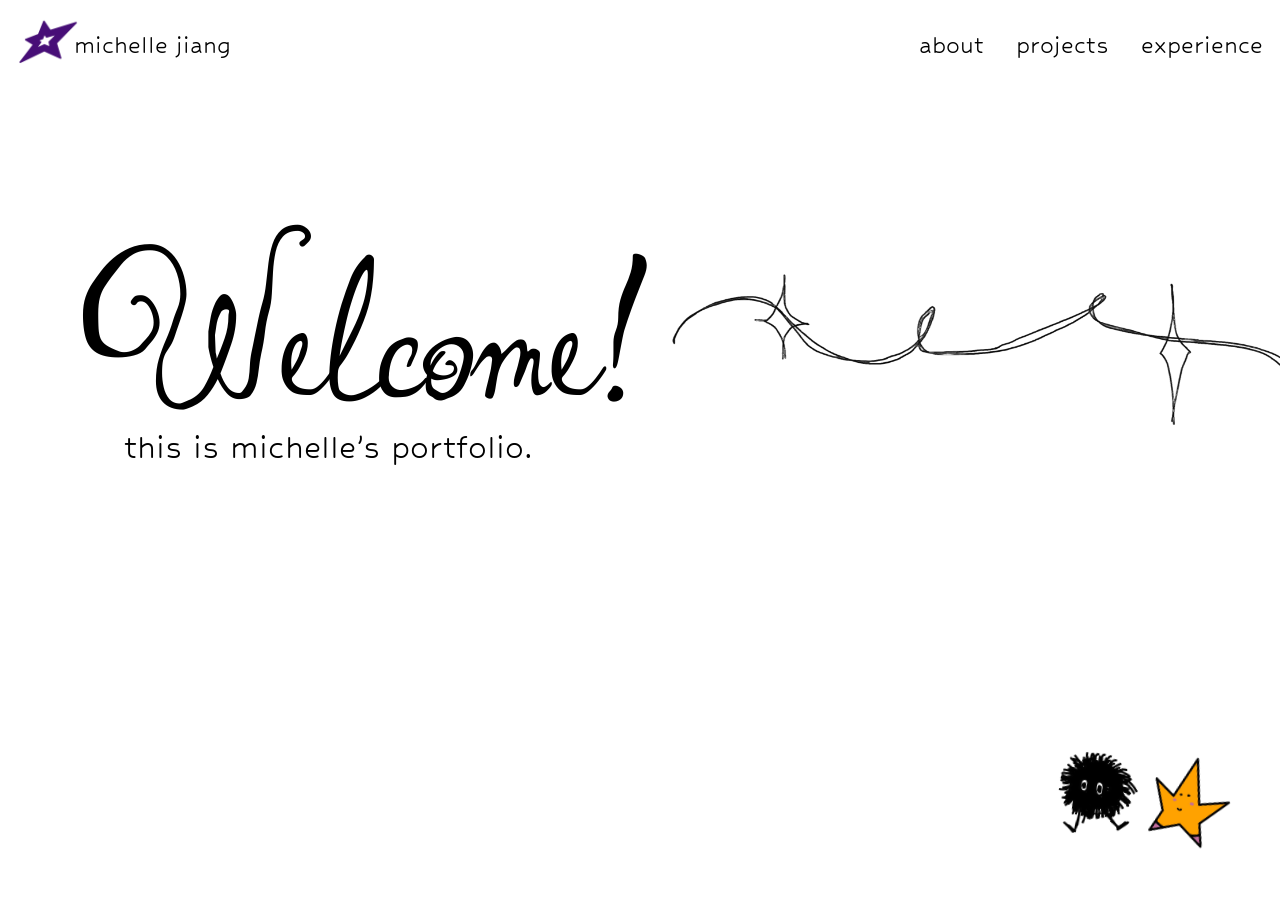
<file: index.html>
<!DOCTYPE html>
<html lang="en">
<head>
    <meta charset="utf-8">
    <meta name="viewport" content="width=device-width, initial-scale=1.0">
    <title>Michelle Jiang</title>
    <link rel="icon" type="image/png" href="favicon.png">
    <link rel="preconnect" href="https://fonts.googleapis.com">
    <link rel="preconnect" href="https://fonts.gstatic.com" crossorigin>
    <link href="https://fonts.googleapis.com/css2?family=Ingrid+Darling&family=Hubballi&display=swap" rel="stylesheet">
    <link rel="stylesheet" href="style.css">
    <style>
        /* ── Home — mobile base ── */
        body {
            display: flex;
            flex-direction: column;
            min-height: 100vh;
        }

        .home-main {
            flex: 1;
            padding: 1.25rem 1.25rem 2.5rem;
            display: flex;
            flex-direction: column;
        }

        .welcome {
            font-family: var(--font-display);
            font-size: clamp(3rem, 21vw, 18rem);
            line-height: 1;
            margin-top: 1rem;
        }

        .tagline {
            font-family: var(--font-body);
            font-size: clamp(1rem, 5.5vw, 1.5rem);
            margin-top: 0.5rem;
        }

        .line-art,
        .characters { display: none; }

        /* ── Desktop (1024px+) — artistic single-screen layout ── */
        @media (min-width: 1024px) {
            body {
                overflow: hidden;
                height: 100vh;
            }

            .home-main {
                position: relative;
                padding: 0;
                overflow: hidden;
            }

            .welcome {
                position: absolute;
                left: 6.25vw;
                top: 18vw;
                font-size: 17.78vw;
                margin-top: 0;
            }

            .tagline {
                position: absolute;
                left: 9.72vw;
                top: 33.5vw;
                font-size: 3vw;
                margin-top: 0;
                white-space: nowrap;
            }

            .line-art {
                display: block;
                position: absolute;
                left: 52vw;
                top: 20vw;
                width: 52vw;
            }

            .characters {
                display: block;
                position: absolute;
                right: 3.26vw;
                bottom: 4vw;
                width: 15vw;
                height: auto;
                transform: rotate(9.65deg);
            }
        }
    </style>
</head>
<body>
    <div class="nav-row">
        <a href="#"><img class="logo-img" src="assets/logo.svg" alt="logo"></a>
        <a class="site-name" href="#">michelle jiang</a>
        <div class="hamburger">
            <div class="hamburger-icon">
                <span></span><span></span><span></span>
            </div>
            <div class="hamburger-dropdown">
                <a href="about.html">about</a>
                <a href="projects.html">projects</a>
                <a href="experience.html">experience</a>
            </div>
        </div>
    </div>
    <nav>
        <a href="about.html">about</a>
        <a href="projects.html">projects</a>
        <a href="experience.html">experience</a>
    </nav>
    <main class="home-main">
        <p class="welcome">Welcome!</p>
        <p class="tagline">this is michelle&#8217;s portfolio.</p>
        <img class="line-art" src="assets/lineArt-home.svg" alt="">
        <img class="characters" src="assets/twoLittleGuys.svg" alt="">
    </main>
</body>
</html>
</file>
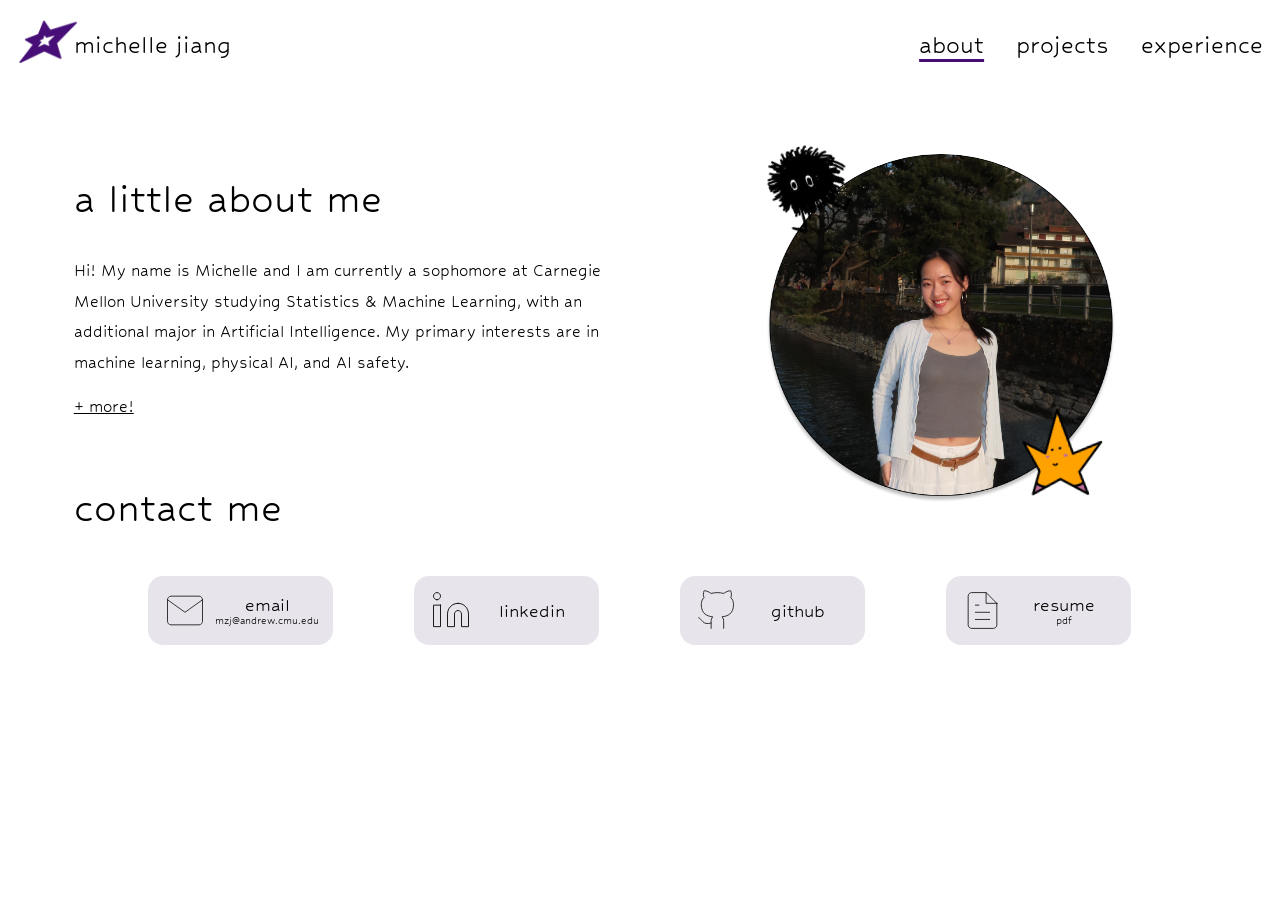
<file: about.html>
<!DOCTYPE html>
<html lang="en">
<head>
    <meta charset="utf-8">
    <meta name="viewport" content="width=device-width, initial-scale=1.0">
    <title>About — Michelle Jiang</title>
    <link rel="icon" type="image/png" href="favicon.png">
    <link rel="preconnect" href="https://fonts.googleapis.com">
    <link rel="preconnect" href="https://fonts.gstatic.com" crossorigin>
    <link href="https://fonts.googleapis.com/css2?family=Ingrid+Darling&family=Hubballi&display=swap" rel="stylesheet">
    <link rel="stylesheet" href="style.css">
    <style>
        * {
            margin: 0;
            padding: 0;
            box-sizing: border-box;
        }

        html, body {
            width: 100%;
            height: 100%;
        }

        body {
            background: white;
            overflow-x: hidden;
        }

        /* All values scaled from 1440px design width (px / 14.4 = vw) */
        .page {
            position: relative;
            width: 100vw;
            min-height: 100vh;
            padding-bottom: 4vw;
        }

        /* On desktop contact buttons are absolutely positioned */
        .contact-buttons-grid {
            display: contents;
        }

        /* ── About section ── */

        /* "a little about me": left 83px, top 219px, 64px */
        .about-heading {
            position: absolute;
            left: 5.76vw;
            top: 13.8vw;
            font-family: 'Hubballi', sans-serif;
            font-size: 3.6vw;
            color: black;
            white-space: nowrap;
        }

        /* Bio paragraph: left 83px, top 326px, 32px, line-height 38px, width 581px */
        .bio-text {
            position: absolute;
            left: 5.76vw;
            top: 20vw;
            width: 42vw;
            font-family: 'Hubballi', sans-serif;
            font-size: 1.5vw;
            line-height: 2.4vw;
            color: black;
        }

        /* "+ more!": left 83px, top 594px, 24px, underlined */
        .more-link {
            position: absolute;
            left: 5.76vw;
            top: 31vw;
            font-family: 'Hubballi', sans-serif;
            font-size: 1.5vw;
            color: black;
            text-decoration: underline;
            white-space: nowrap;
        }

        .more-link:hover {
            opacity: 0.6;
        }

        /* Profile photo circle: left 862px, top 261px, 394x393px */
        .profile-photo-wrap {
            position: absolute;
            left: 59.86vw;
            top: 12vw;
            width: 27.36vw;
            height: 27.29vw;
            border-radius: 50%;
            overflow: hidden;
        }

        .profile-photo-wrap img {
            width: 100%;
            height: 100%;
            object-fit: cover;
            display: block;
        }

        /* Fluffy character: left 817px, top 187px, rotated -17.23deg
           Container: 179.966x186.023px; inner clip 141.647x150.839px; img width 193.82% */
        .char-container {
            position: absolute;
            left: 58vw;
            top: 8.5vw;
            width: 12.5vw;
            height: 12.92vw;
            display: flex;
            align-items: center;
            justify-content: center;
        }

        .char-rotated {
            transform: rotate(-17.23deg);
            flex-shrink: 0;
        }

        .char-clip {
            width: 9.83vw;
            height: 10.47vw;
            position: relative;
            overflow: hidden;
        }

        .char-clip img {
            width: 80%;
            height: 80%;
            object-fit: contain;
        }

        /* Star character: bottom-right of profile photo */
        .char-star-container {
            position: absolute;
            left: 78vw;
            top: 30vw;
            width: 12.5vw;
            height: 12.92vw;
            display: flex;
            align-items: center;
            justify-content: center;
        }

        .char-star-rotated {
            transform: rotate(-9deg);
            flex-shrink: 0;
        }

        .char-star-clip {
            width: 9.83vw;
            height: 10.47vw;
        }

        .char-star-clip img {
            width: 80%;
            height: 80%;
            object-fit: contain;
        }

        /* ── Contact section ── */

        /* "contact me": left 83px, top 680px, 64px */
        .contact-heading {
            position: absolute;
            left: 5.76vw;
            top: 38vw;
            font-family: 'Hubballi', sans-serif;
            font-size: 3.6vw;
            color: black;
            white-space: nowrap;
        }

        /* Buttons: top 820px, height 78px, width 208px, radius 17px */
        .contact-btn {
            position: absolute;
            top: 45vw;
            width: 14.44vw;
            height: 5.42vw;
            background: #e8e4eb;
            border-radius: 1.18vw;
            display: flex;
            align-items: center;
            gap: 0.7vw;
            padding: 0 1.2vw;
            text-decoration: none;
            color: black;
            transition: background 0.2s, color 0.2s;
        }

        .contact-btn:hover {
            background: #480e78;
            color: white;
        }

        .contact-btn:hover .btn-icon {
            filter: invert(1) brightness(2);
        }

        .btn-icon {
            width: 3.33vw;
            height: 3.33vw;
            object-fit: contain;
            flex-shrink: 0;
        }

        .btn-linkedin .btn-icon {
            filter: brightness(0);
        }

        .btn-linkedin:hover .btn-icon {
            filter: brightness(0) invert(1);
        }

        .btn-label-wrap {
            display: flex;
            flex-direction: column;
            flex: 1;
            align-items: center;
        }

        .btn-label {
            font-family: 'Hubballi', sans-serif;
            font-size: 1.67vw;
            white-space: nowrap;
        }

        .btn-sub {
            font-family: 'Hubballi', sans-serif;
            font-size: 0.97vw;
            white-space: nowrap;
        }

        /* Button positions: left 167, 466, 765, 1064 */
        .btn-email    { left: 11.6vw; }
        .btn-linkedin { left: 32.36vw; }
        .btn-github   { left: 53.13vw; }
        .btn-resume   { left: 73.89vw; }

        /* ── More modal ── */
        .modal-overlay {
            display: none;
            position: fixed;
            inset: 0;
            background: rgba(0, 0, 0, 0.35);
            z-index: 100;
            align-items: center;
            justify-content: center;
        }

        .modal-overlay.active {
            display: flex;
        }

        .modal-panel {
            background: white;
            border-radius: 2vw;
            width: min(62vw, 92vw);
            max-height: 82vh;
            display: flex;
            flex-direction: column;
            overflow: hidden;
        }

        .modal-header {
            display: flex;
            align-items: center;
            justify-content: space-between;
            padding: 2vh 2vw 1vh 2vw;
            flex-shrink: 0;
        }

        .modal-title {
            font-family: 'Ingrid Darling', sans-serif;
            font-size: 3.5vw;
            color: black;
            white-space: nowrap;
        }

        .modal-close {
            width: 1.6vw;
            height: 1.6vw;
            background: none;
            border: none;
            cursor: pointer;
            padding: 0;
            flex-shrink: 0;
        }

        .modal-close img {
            width: 100%;
            height: 100%;
            object-fit: contain;
        }

        .modal-body {
            display: flex;
            gap: 2vw;
            padding: 0 2vw 2vh 2vw;
            overflow: hidden;
            flex: 1;
        }

        .modal-images {
            display: flex;
            flex-direction: column;
            gap: 1.2vh;
            flex-shrink: 0;
            width: 18vw;
            overflow-y: auto;
            scrollbar-width: none;
            -ms-overflow-style: none;
        }

        .modal-images::-webkit-scrollbar {
            display: none;
        }

        .modal-images.show-scrollbar {
            scrollbar-width: thin;
            scrollbar-color: #ccc transparent;
            -ms-overflow-style: auto;
        }

        .modal-images.show-scrollbar::-webkit-scrollbar {
            display: block;
            width: 4px;
        }

        .modal-images.show-scrollbar::-webkit-scrollbar-thumb {
            background: #ccc;
            border-radius: 2px;
        }

        .modal-images.hide-clones .modal-img-clone {
            display: none;
        }

        .modal-img-slot {
            border-radius: 0.5vw;
            width: 100%;
            aspect-ratio: 4 / 3;
            flex-shrink: 0;
            overflow: hidden;
        }

        .modal-img-slot img {
            width: 100%;
            height: 100%;
            object-fit: cover;
            display: block;
        }

        .modal-text {
            flex: 1;
            overflow-y: auto;
            font-family: 'Hubballi', sans-serif;
            font-size: 1.7vw;
            line-height: 1.9vw;
            color: black;
        }

        .modal-text p + p {
            margin-top: 1.2vh;
        }

        /* ── Tablet (768px – 1024px) ── */
        @media (max-width: 1024px) {
            .about-heading {
                font-size: 3.8vw;
                top: 13vw;
            }

            .bio-text {
                font-size: 1.7vw;
                line-height: 2.6vw;
            }

            .contact-heading {
                font-size: 3.8vw;
            }

            .modal-title { font-size: 4vw; }
            .modal-text { font-size: 2vw; line-height: 2.4vw; }
        }

        /* ── Mobile (<768px) ── */
        @media (max-width: 767px) {
            body {
                overflow: auto;
            }

            .page {
                position: static;
                width: 100%;
                min-height: 100vh;
                padding: 0 20px 40px;
                display: flex;
                flex-direction: column;
            }

            /* About heading */
            .about-heading {
                position: static;
                font-size: 28px;
                white-space: normal;
                margin-bottom: 16px;
            }

            /* Profile photo — centered, below bio */
            .profile-photo-wrap {
                position: static;
                width: 200px;
                height: 200px;
                margin: 16px auto;
            }

            /* Hide decorative characters */
            .char-container,
            .char-star-container {
                display: none;
            }

            /* Bio text */
            .bio-text {
                position: static;
                width: 100%;
                font-size: 16px;
                line-height: 1.6;
                margin-bottom: 8px;
            }

            .more-link {
                position: static;
                font-size: 16px;
                margin-bottom: 28px;
            }

            /* Contact section */
            .contact-heading {
                position: static;
                font-size: 28px;
                margin-bottom: 16px;
            }

            /* Buttons: 2-column grid */
            .contact-btn {
                position: static;
                width: 100%;
                height: auto;
                padding: 12px 16px;
                border-radius: 12px;
                gap: 12px;
            }

            .btn-icon {
                width: 28px;
                height: 28px;
            }

            .btn-label { font-size: 16px; }
            .btn-sub   { font-size: 12px; }

            /* Grid wrapper for the 4 buttons */
            .contact-buttons-grid {
                display: grid;
                grid-template-columns: 1fr 1fr;
                gap: 12px;
            }

            /* Modal adjustments */
            .modal-panel {
                width: 92vw;
                border-radius: 16px;
            }

            .modal-title { font-size: 24px; }

            .modal-close {
                width: 20px;
                height: 20px;
            }

            .modal-body {
                flex-direction: column;
            }

            .modal-images {
                flex-direction: row;
                width: 100%;
                overflow-x: auto;
                overflow-y: visible;
            }

            .modal-img-slot {
                min-width: 120px;
            }

            .modal-text {
                font-size: 15px;
                line-height: 1.55;
            }
        }
    </style>
</head>
<body>
    <!-- Nav -->
    <div class="nav-row">
        <a href="index.html"><img class="logo-img" src="assets/logo.svg" alt="logo"></a>
        <a class="site-name" href="index.html">michelle jiang</a>
        <div class="hamburger">
            <div class="hamburger-icon">
                <span></span><span></span><span></span>
            </div>
            <div class="hamburger-dropdown">
                <a href="about.html" class="active">about</a>
                <a href="projects.html">projects</a>
                <a href="experience.html">experience</a>
            </div>
        </div>
    </div>
    <nav>
        <a href="about.html" class="active">about</a>
        <a href="projects.html">projects</a>
        <a href="experience.html">experience</a>
    </nav>

    <div class="page">

        <!-- About -->
        <p class="about-heading">a little about me</p>
        <p class="bio-text">Hi! My name is Michelle and I am currently a sophomore at Carnegie Mellon University studying Statistics &amp; Machine Learning, with an additional major in Artificial Intelligence. My primary interests are in machine learning, physical AI, and AI safety.</p>
        <a class="more-link" href="#" id="more-link">+ more!</a>

        <!-- Profile photo -->
        <div class="profile-photo-wrap">
            <img src="assets/myBioPhoto.png" alt="Michelle Jiang">
        </div>

        <!-- Fluffy character overlapping photo -->
        <div class="char-container">
            <div class="char-rotated">
                <div class="char-clip">
                    <img src="assets/oneLittleBlob.svg" alt="">
                </div>
            </div>
        </div>

        <!-- Star character bottom-right of photo -->
        <div class="char-star-container">
            <div class="char-star-rotated">
                <div class="char-star-clip">
                    <img src="assets/oneLittleStar.svg" alt="">
                </div>
            </div>
        </div>

        <!-- Contact -->
        <p class="contact-heading">contact me</p>

        <div class="contact-buttons-grid">
            <a class="contact-btn btn-email" href="mailto:mzj@andrew.cmu.edu">
                <img class="btn-icon" src="assets/mailIcon.svg" alt="">
                <div class="btn-label-wrap">
                    <span class="btn-label">email</span>
                    <span class="btn-sub">mzj@andrew.cmu.edu</span>
                </div>
            </a>

            <a class="contact-btn btn-linkedin" href="https://www.linkedin.com/in/michelle-jiang-5ab5a0302/" target="_blank" rel="noopener">
                <img class="btn-icon" src="assets/linkedinIcon.svg" alt="">
                <div class="btn-label-wrap">
                    <span class="btn-label">linkedin</span>
                </div>
            </a>

            <a class="contact-btn btn-github" href="https://github.com/michellezjiang" target="_blank" rel="noopener">
                <img class="btn-icon" src="assets/githubIcon.svg" alt="">
                <div class="btn-label-wrap">
                    <span class="btn-label">github</span>
                </div>
            </a>

            <a class="contact-btn btn-resume" href="Michelle Jiang Resume (1).pdf" target="_blank" rel="noopener">
                <img class="btn-icon" src="assets/resumeIcon.svg" alt="">
                <div class="btn-label-wrap">
                    <span class="btn-label">resume</span>
                    <span class="btn-sub">pdf</span>
                </div>
            </a>
        </div>

    </div>

    <!-- More modal -->
    <div class="modal-overlay" id="more-modal">
        <div class="modal-panel">

            <div class="modal-header">
                <p class="modal-title">a little more...</p>
                <button class="modal-close" id="modal-close" aria-label="Close">
                    <img src="assets/X.png" alt="close">
                </button>
            </div>

            <div class="modal-body">
                <!-- Image slots (blank for now) -->
                <div class="modal-images">
                    <div class="modal-img-slot"><img src="aboutPhotos/IMG_3335.JPG" alt=""></div>
                    <div class="modal-img-slot"><img src="aboutPhotos/IMG_2489.jpg" alt=""></div>
                    <div class="modal-img-slot"><img src="aboutPhotos/IMG_5267.JPG" alt=""></div>
                    <div class="modal-img-slot"><img src="aboutPhotos/IMG_4606.JPG" alt=""></div>
                    <div class="modal-img-slot"><img src="aboutPhotos/IMG_1502.JPG" alt=""></div>
                    <div class="modal-img-slot"><img src="aboutPhotos/IMG_1071.jpg" alt=""></div>
                    <div class="modal-img-slot"><img src="aboutPhotos/IMG_6518.jpg" alt=""></div>
                </div>

                <!-- Text -->
                <div class="modal-text">
                    <p>When I need a break from school, I enjoy exploring my various hobbies with my friends! Recently, I&#8217;ve been really into trying new restaurants around my school. If you ever need food recommendations in the Pittsburgh area, check out my Yelp here.</p>
                    <p>In addition to food, I also enjoy playing tennis when the weather is nice. I actually played competitively from elementary school to high school! I have also been trying to get back into reading, which you can see on my Goodreads!</p>
                    <p>My minor hobbies, which I dabble in from time to time include: fashion/design, UI/UX, teaching, traveling, long walks, Severance &amp; cafe hopping.</p>
                    <p>Overall, I just really enjoy rating things and giving my unsolicited opinions on the internet (as you can probably tell &#128513;)</p>
                </div>
            </div>

        </div>
    </div>

    <script>
        const modal    = document.getElementById('more-modal');
        const openBtn  = document.getElementById('more-link');
        const closeBtn = document.getElementById('modal-close');
        const imgList  = document.querySelector('.modal-images');

        // Duplicate slots for seamless looping; mark clones so we can hide them on hover
        const origSlots = Array.from(imgList.children);
        origSlots.forEach(function(slot) {
            const clone = slot.cloneNode(true);
            clone.classList.add('modal-img-clone');
            imgList.appendChild(clone);
        });

        let scrollTimer = null;
        let paused = false;

        function startAutoScroll() {
            clearInterval(scrollTimer);
            scrollTimer = setInterval(function() {
                if (paused) return;
                imgList.scrollTop += 1;
                if (imgList.scrollTop >= imgList.scrollHeight / 2) {
                    imgList.scrollTop -= imgList.scrollHeight / 2;
                }
            }, 20);
        }

        function stopAutoScroll() {
            clearInterval(scrollTimer);
            scrollTimer = null;
        }

        imgList.addEventListener('mouseenter', function() {
            paused = true;
            // Normalize position into the original half before hiding clones
            const halfH = imgList.scrollHeight / 2;
            if (imgList.scrollTop >= halfH) {
                imgList.scrollTop -= halfH;
            }
            imgList.classList.add('hide-clones', 'show-scrollbar');
        });

        imgList.addEventListener('mouseleave', function() {
            imgList.classList.remove('hide-clones', 'show-scrollbar');
            paused = false;
        });

        openBtn.addEventListener('click', function(e) {
            e.preventDefault();
            modal.classList.add('active');
            imgList.scrollTop = 0;
            startAutoScroll();
        });

        closeBtn.addEventListener('click', function() {
            modal.classList.remove('active');
            stopAutoScroll();
        });

        modal.addEventListener('click', function(e) {
            if (e.target === modal) {
                modal.classList.remove('active');
                stopAutoScroll();
            }
        });
    </script>
</body>
</html>
</file>
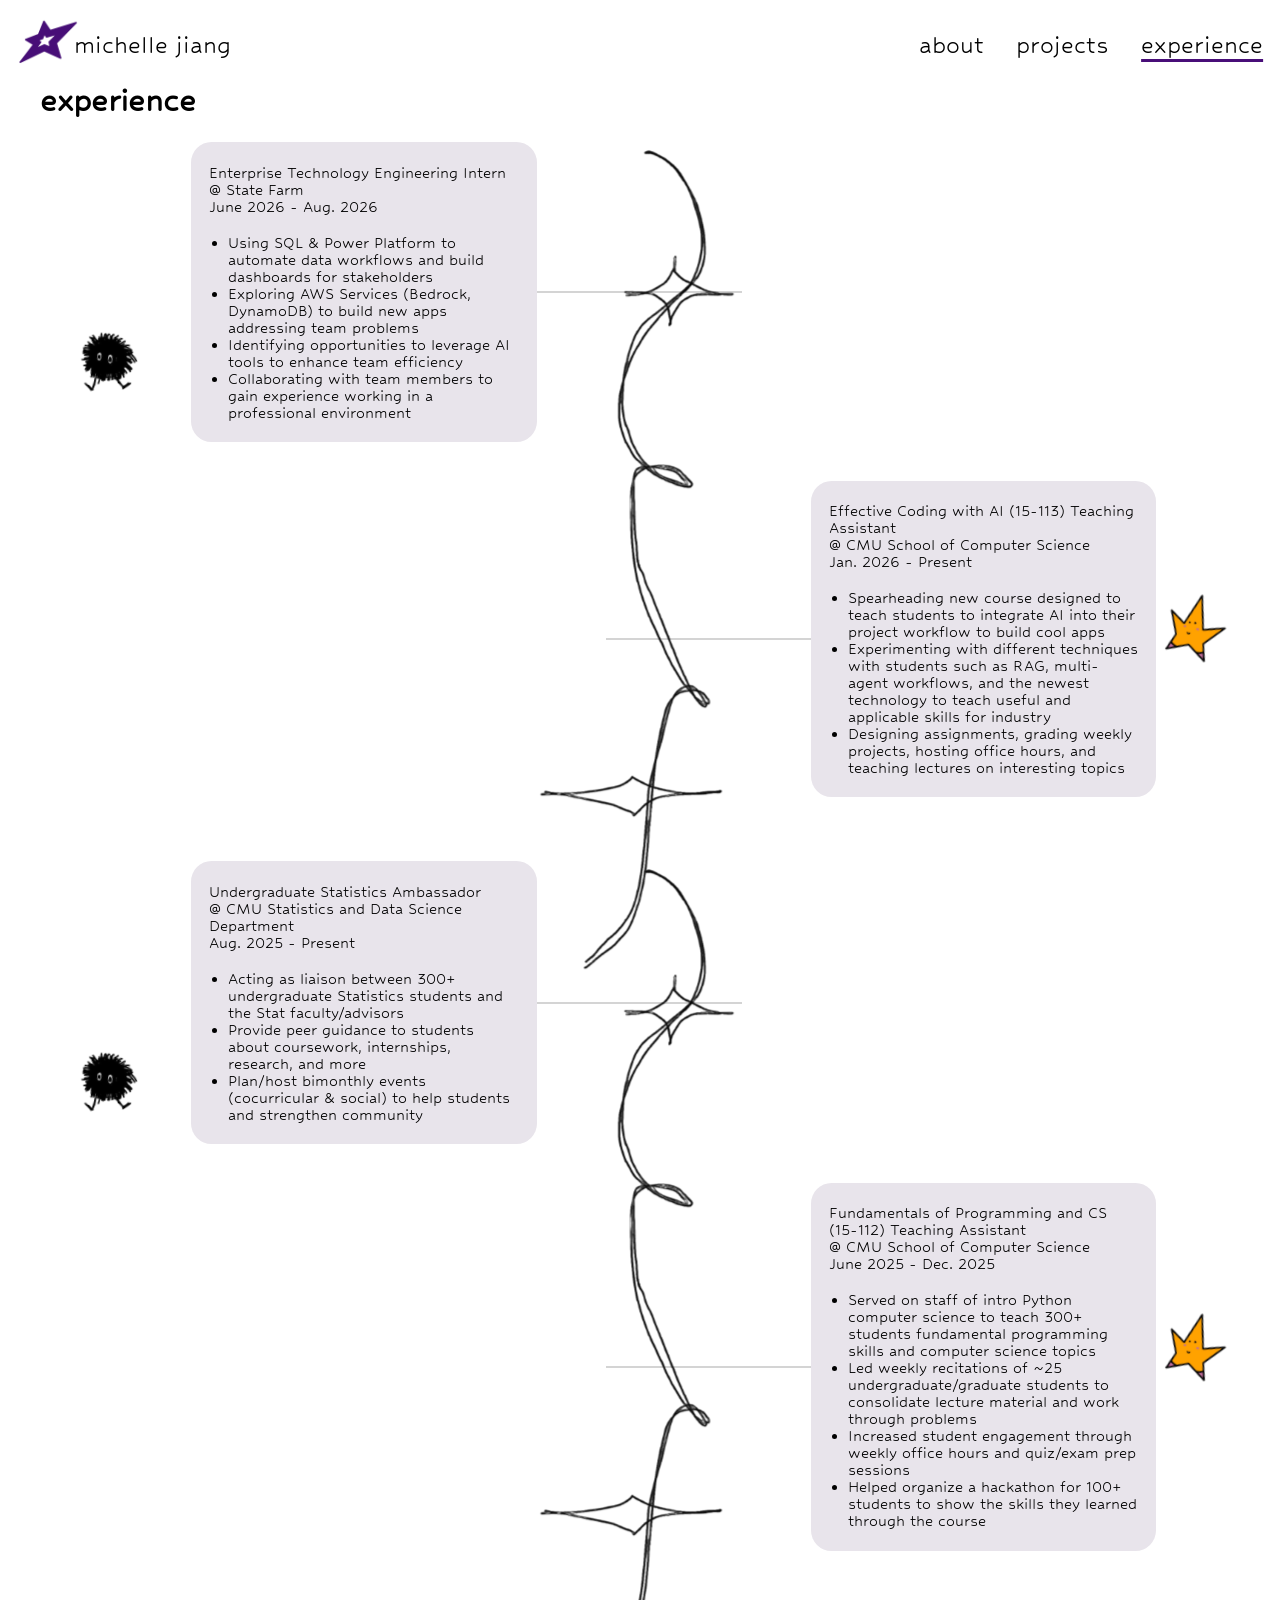
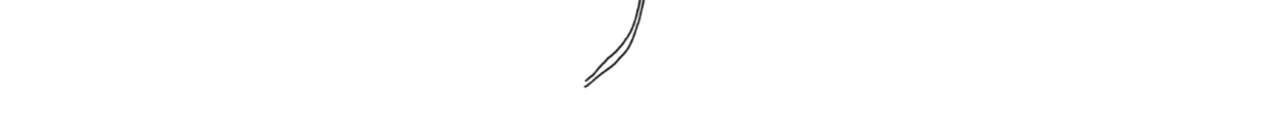
<file: experience.html>
<!DOCTYPE html>
<html lang="en">
<head>
    <meta charset="utf-8">
    <meta name="viewport" content="width=device-width, initial-scale=1.0">
    <title>Experience — Michelle Jiang</title>
    <link rel="icon" type="image/png" href="favicon.png">
    <link rel="preconnect" href="https://fonts.googleapis.com">
    <link rel="preconnect" href="https://fonts.gstatic.com" crossorigin>
    <link href="https://fonts.googleapis.com/css2?family=Ingrid+Darling&family=Hubballi&display=swap" rel="stylesheet">
    <link rel="stylesheet" href="style.css">
    <style>
        /* ── Experience — mobile base ── */
        body {
            display: flex;
            flex-direction: column;
            min-height: 100vh;
        }

        .experience-main {
            flex: 1;
            padding: 1.25rem 1.25rem 3rem;
        }

        .page-heading {
            font-family: var(--font-body);
            font-size: 1.75rem;
            color: #000;
            margin-bottom: 1.5rem;
        }

        .experience-area {
            position: relative;
        }

        .timeline-spine,
        .char-fluffy,
        .char-star { display: none; }

        /* ── Timeline ── */
        /* To add a new entry: copy a .timeline-entry block,
           toggle class between "left" and "right", fill in content */
        .timeline {
            display: flex;
            flex-direction: column;
            gap: 1.5rem;
        }

        /* Each pair holds one left + one right entry, plus its own
           copy of the decorative spine/characters (desktop only) —
           this repeats per pair so decorations scale with any
           number of entries instead of stretching across all of them */
        .timeline-pair {
            display: flex;
            flex-direction: column;
            gap: 1rem;
        }

        .timeline-entry { width: 100%; }

        .entry-card {
            background: var(--surface);
            border-radius: 0.875rem;
            padding: 1rem 1.125rem;
        }

        .entry-role,
        .entry-org,
        .entry-date {
            font-family: var(--font-body);
            font-size: 1rem;
            color: #000;
        }

        .entry-date { margin-bottom: 0.625rem; }

        .entry-bullets {
            font-family: var(--font-body);
            font-size: 1rem;
            color: #000;
            margin-left: 1.25rem;
        }

        /* ── Tablet (768px+) ── */
        @media (min-width: 768px) {
            .experience-main { padding: 1.5rem 2rem 3rem; }
            .page-heading { font-size: 2rem; }

            .entry-role,
            .entry-org,
            .entry-date,
            .entry-bullets { font-size: 1.0625rem; }

            .entry-card {
                border-radius: 1rem;
                padding: 1.25rem 1.5rem;
            }
        }

        /* ── Desktop (1024px+) — alternating timeline layout ── */
        @media (min-width: 1024px) {
            .experience-main { padding: 6.5vw 2.5rem 4rem; }
            .page-heading { font-size: 2.25rem; }

            /* Vertical squiggle spine through the centre */
            .timeline-spine {
                display: block;
                position: absolute;
                left: calc(50% - 9.165vw);
                top: 0;
                width: 18.33vw;
                height: 66.74vw;
                overflow: hidden;
                pointer-events: none;
                z-index: 1;
            }

            .timeline-spine img {
                position: absolute;
                width: 66.74vw;
                height: 18.33vw;
                max-width: none;
                transform: rotate(90deg);
                left: -24.205vw;
                top: 24.205vw;
            }

            /* Decorative characters */
            .char-fluffy {
                display: flex;
                align-items: center;
                justify-content: center;
                position: absolute;
                left: 1.88vw;
                top: 14vw;
                width: 5.5rem;
                pointer-events: none;
                z-index: 3;
            }

            .char-fluffy img {
                width: 80%;
                transform: rotate(9.65deg);
            }

            .char-star {
                display: flex;
                align-items: center;
                justify-content: center;
                position: absolute;
                right: 0;
                top: 35vw;
                width: 5.5rem;
                pointer-events: none;
                z-index: 3;
            }

            .char-star img {
                width: 80%;
                transform: rotate(9.65deg);
            }

            /* Timeline alternating layout */
            .timeline {
                gap: 5vw;
            }

            .timeline-pair {
                gap: 3vw;
                position: relative;
                z-index: 2;
            }

            .timeline-entry {
                width: 27vw;
                min-height: 21.88vw;
                position: relative;
            }

            .timeline-entry.left {
                align-self: flex-start;
                margin-left: 11.81vw;
            }

            .timeline-entry.right {
                align-self: flex-end;
                margin-right: 6.53vw;
            }

            /* Connector lines to the centre spine */
            .timeline-entry.left::after {
                content: '';
                position: absolute;
                top: 50%;
                transform: translateY(-50%);
                right: -16vw;
                width: 16vw;
                height: 1px;
                background: #aaa;
                z-index: 0;
            }

            .timeline-entry.right::before {
                content: '';
                position: absolute;
                top: 50%;
                transform: translateY(-50%);
                left: -16vw;
                width: 16vw;
                height: 1px;
                background: #aaa;
                z-index: 0;
            }

            .entry-card {
                border-radius: 1.6vw;
                padding: 1.67vw 1.39vw;
                min-height: 21.88vw;
                position: relative;
                z-index: 2;
            }

            .entry-role,
            .entry-org,
            .entry-date,
            .entry-bullets { font-size: 1.125rem; }

            .entry-date { margin-bottom: 1.5vw; }
            .entry-bullets { margin-left: 1.5vw; }
        }
    </style>
</head>
<body>
    <div class="nav-row">
        <a href="index.html"><img class="logo-img" src="assets/logo.svg" alt="logo"></a>
        <a class="site-name" href="index.html">michelle jiang</a>
        <div class="hamburger">
            <div class="hamburger-icon">
                <span></span><span></span><span></span>
            </div>
            <div class="hamburger-dropdown">
                <a href="about.html">about</a>
                <a href="projects.html">projects</a>
                <a href="experience.html" class="active">experience</a>
            </div>
        </div>
    </div>
    <nav>
        <a href="about.html">about</a>
        <a href="projects.html">projects</a>
        <a href="experience.html" class="active">experience</a>
    </nav>

    <main class="experience-main">
        <h1 class="page-heading">experience</h1>

        <div class="experience-area">

            <!-- =====================================================
                 TIMELINE
                 Entries are grouped in pairs of two (one left, one
                 right). Each pair carries its own spine/character
                 decoration (desktop only) so the artwork always
                 scales to however many pairs exist instead of being
                 stretched across the whole timeline.

                 To add a new entry:
                   • If the last pair only has one entry, add your
                     entry to it (toggle class "left"/"right")
                   • Otherwise, copy a whole .timeline-pair block
                 ===================================================== -->
            <div class="timeline">

                <div class="timeline-pair">
                    <!-- Decorative vertical squiggle spine (desktop only) -->
                    <div class="timeline-spine">
                        <img src="assets/lineArt-home.svg" alt="">
                    </div>

                    <div class="char-fluffy">
                        <img src="assets/oneLittleBlob.svg" alt="">
                    </div>

                    <div class="char-star">
                        <img src="assets/oneLittleStar.svg" alt="">
                    </div>

                    <div class="timeline-entry left">
                        <div class="entry-card">
                            <p class="entry-role">Enterprise Technology Engineering Intern</p>
                            <p class="entry-org">@ State Farm</p>
                            <p class="entry-date">June 2026 - Aug. 2026</p>
                            <ul class="entry-bullets">
                                <li>Using SQL & Power Platform to automate data workflows and build dashboards for stakeholders</li>
                                <li>Exploring AWS Services (Bedrock, DynamoDB) to build new apps addressing team problems</li>
                                <li>Identifying opportunities to leverage AI tools to enhance team efficiency</li>
                                <li>Collaborating with team members to gain experience working in a professional environment</li>
                            </ul>
                        </div>
                    </div>

                    <div class="timeline-entry right">
                        <div class="entry-card">
                            <p class="entry-role">Effective Coding with AI (15-113) Teaching Assistant</p>
                            <p class="entry-org">@ CMU School of Computer Science</p>
                            <p class="entry-date">Jan. 2026 - Present</p>
                            <ul class="entry-bullets">
                                <li>Spearheading new course designed to teach students to integrate AI into their project workflow to build cool apps</li>
                                <li>Experimenting with different techniques with students such as RAG, multi-agent workflows, and the newest technology to teach useful and applicable skills for industry</li>
                                <li>Designing assignments, grading weekly projects, hosting office hours, and teaching lectures on interesting topics</li>
                            </ul>
                        </div>
                    </div>
                </div>

                <div class="timeline-pair">
                    <!-- Decorative vertical squiggle spine (desktop only) -->
                    <div class="timeline-spine">
                        <img src="assets/lineArt-home.svg" alt="">
                    </div>

                    <div class="char-fluffy">
                        <img src="assets/oneLittleBlob.svg" alt="">
                    </div>

                    <div class="char-star">
                        <img src="assets/oneLittleStar.svg" alt="">
                    </div>

                    <div class="timeline-entry left">
                        <div class="entry-card">
                            <p class="entry-role">Undergraduate Statistics Ambassador</p>
                            <p class="entry-org">@ CMU Statistics and Data Science Department</p>
                            <p class="entry-date">Aug. 2025 - Present</p>
                            <ul class="entry-bullets">
                                <li>Acting as liaison between 300+ undergraduate Statistics students and the Stat faculty/advisors</li>
                                <li>Provide peer guidance to students about coursework, internships, research, and more</li>
                                <li>Plan/host bimonthly events (cocurricular & social) to help students and strengthen community</li>
                            </ul>
                        </div>
                    </div>

                    <div class="timeline-entry right">
                        <div class="entry-card">
                            <p class="entry-role">Fundamentals of Programming and CS (15-112) Teaching Assistant</p>
                            <p class="entry-org">@ CMU School of Computer Science</p>
                            <p class="entry-date">June 2025 - Dec. 2025</p>
                            <ul class="entry-bullets">
                                <li>Served on staff of intro Python computer science to teach 300+ students fundamental programming skills and computer science topics</li>
                                <li>Led weekly recitations of ~25 undergraduate/graduate students to consolidate lecture material and work through problems</li>
                                <li>Increased student engagement through weekly office hours and quiz/exam prep sessions</li>
                                <li>Helped organize a hackathon for 100+ students to show the skills they learned through the course</li>
                            </ul>
                        </div>
                    </div>
                </div>

            </div>
        </div>
    </main>
</body>
</html>
</file>
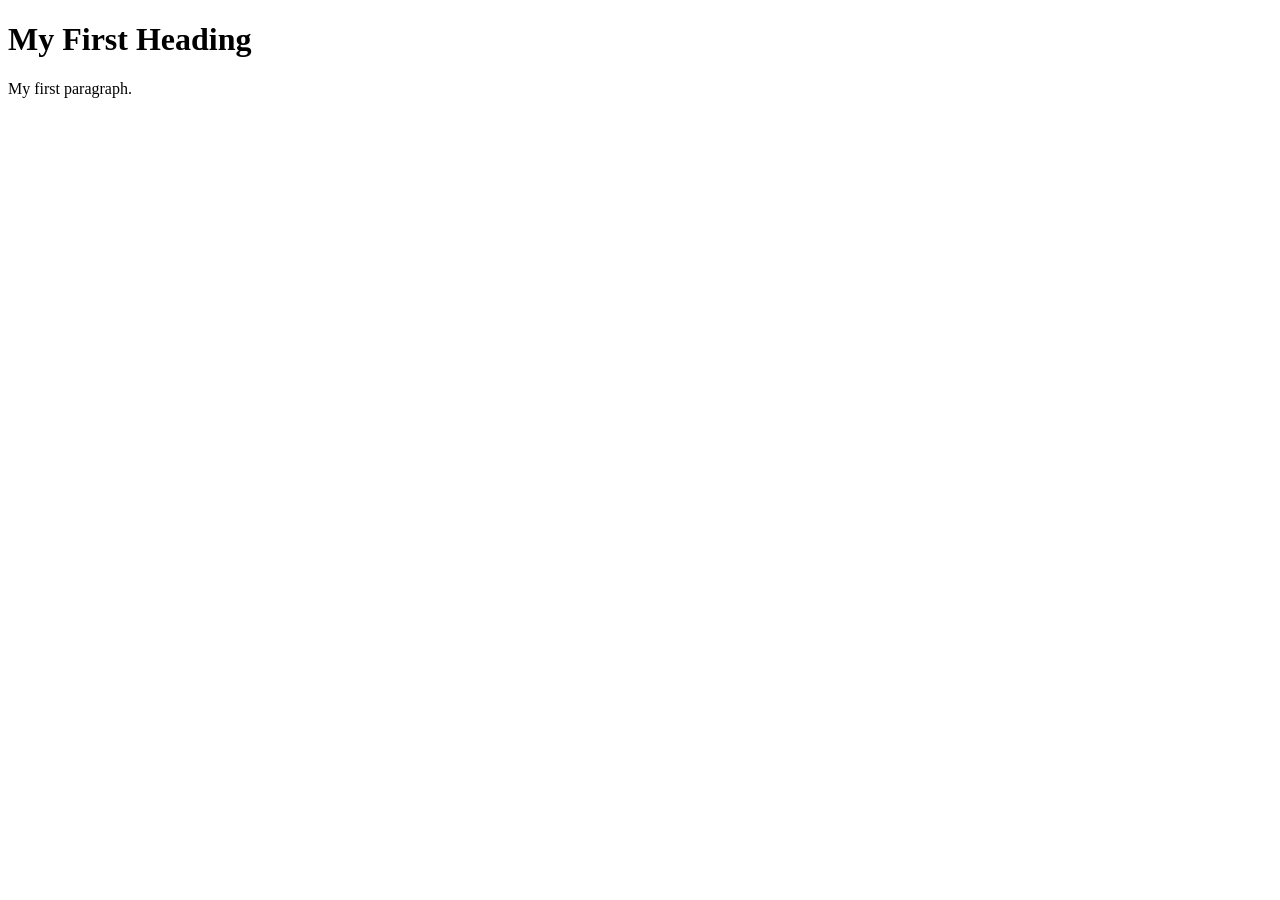
<file: main.html>
<!DOCTYPE html>
<html>
<head>
    <meta charset="utf-8">
    <meta name="viewport" content="width=device-width, initial-scale=1.0">
    <title>Page Title</title>
</head>
<body>

    <!-- Visible content goes here -->
    <h1>My First Heading</h1>
    <p>My first paragraph.</p>

</body>
</html>
</file>
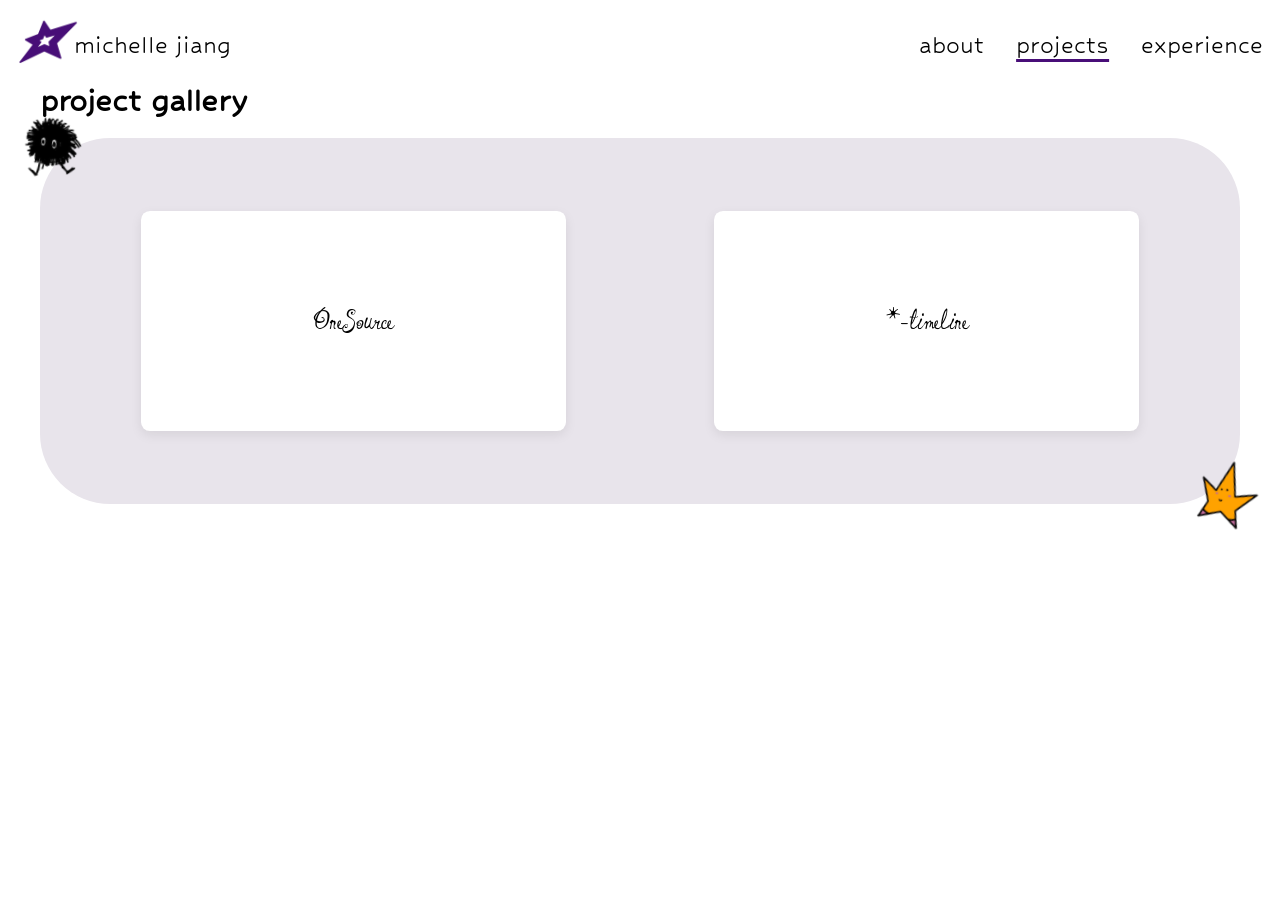
<file: projects.html>
<!DOCTYPE html>
<html lang="en">
<head>
    <meta charset="utf-8">
    <meta name="viewport" content="width=device-width, initial-scale=1.0">
    <title>Projects — Michelle Jiang</title>
    <link rel="icon" type="image/png" href="favicon.png">
    <link rel="preconnect" href="https://fonts.googleapis.com">
    <link rel="preconnect" href="https://fonts.gstatic.com" crossorigin>
    <link href="https://fonts.googleapis.com/css2?family=Ingrid+Darling&family=Hubballi&display=swap" rel="stylesheet">
    <link rel="stylesheet" href="style.css">
    <style>
        /* ── Projects — mobile base ── */
        body {
            display: flex;
            flex-direction: column;
            min-height: 100vh;
        }

        .projects-main {
            flex: 1;
            padding: 1.25rem 1.25rem 3rem;
        }

        .page-heading {
            font-family: var(--font-body);
            font-size: 1.75rem;
            color: #000;
            margin-bottom: 1.25rem;
        }

        .projects-area {
            position: relative;
        }

        .squiggle { display: none; }

        .projects-panel {
            background: var(--surface);
            border-radius: 1.5rem;
            padding: 2rem 1.25rem;
            position: relative;
        }

        .char-fluffy,
        .char-star { display: none; }

        /* ── Projects grid ── */
        /* To add a new project: copy one .project-card block inside .projects-grid */
        .projects-grid {
            display: grid;
            grid-template-columns: 1fr;
            gap: 1.25rem;
        }

        .project-card {
            background: #fff;
            border-radius: 0.625rem;
            aspect-ratio: 445 / 230;
            box-shadow: 0 0.25rem 0.75rem rgba(0, 0, 0, 0.08);
            display: flex;
            align-items: center;
            justify-content: center;
            padding: 1rem;
            text-align: center;
            cursor: pointer;
            border: none;
            font: inherit;
            transition: transform 0.15s ease, box-shadow 0.15s ease;
        }

        .project-card:hover,
        .project-card:focus-visible {
            transform: translateY(-0.2rem);
            box-shadow: 0 0.5rem 1.25rem rgba(0, 0, 0, 0.12);
            outline: none;
        }

        .project-card-title {
            font-family: var(--font-display);
            font-size: 1.75rem;
            color: #000;
        }

        /* ── Project modal ── */
        .modal-overlay {
            display: none;
            position: fixed;
            inset: 0;
            background: rgba(0, 0, 0, 0.35);
            z-index: 100;
            align-items: center;
            justify-content: center;
            padding: 1.25rem;
        }

        .modal-overlay.active { display: flex; }

        .modal-panel {
            background: #fff;
            border-radius: 1.5rem;
            width: min(40rem, 100%);
            max-height: 85vh;
            display: flex;
            flex-direction: column;
            overflow: hidden;
        }

        .modal-header {
            display: flex;
            align-items: flex-start;
            justify-content: space-between;
            gap: 1rem;
            padding: 1.5rem 1.5rem 0.5rem;
            flex-shrink: 0;
        }

        .modal-title-wrap { display: flex; align-items: center; flex-wrap: wrap; gap: 0.5rem 0.75rem; }

        .modal-title {
            font-family: var(--font-display);
            font-size: 2rem;
            color: #000;
        }

        .modal-title-star { width: 1.75rem; flex-shrink: 0; transform: rotate(9deg); }

        .modal-event {
            font-family: var(--font-body);
            font-size: 1rem;
            color: #555;
        }

        .modal-close {
            width: 1.25rem;
            height: 1.25rem;
            background: none;
            border: none;
            cursor: pointer;
            padding: 0;
            flex-shrink: 0;
        }

        .modal-close img { width: 100%; height: 100%; object-fit: contain; }

        .modal-body {
            padding: 0.5rem 1.5rem 1.75rem;
            overflow-y: auto;
        }

        .modal-video {
            display: none;
            width: 100%;
            border-radius: 0.75rem;
            margin-top: 0.75rem;
            background: #000;
        }

        .modal-video.active { display: block; }

        .modal-section-heading {
            font-family: var(--font-body);
            font-size: 1.25rem;
            color: #000;
            margin-top: 1.25rem;
        }

        .modal-section-heading:first-child { margin-top: 0; }

        .modal-description-list {
            font-family: var(--font-body);
            font-size: 1rem;
            line-height: 1.5;
            color: #000;
            margin: 0.5rem 0 0 1.25rem;
        }

        .modal-description-list li + li { margin-top: 0.3rem; }

        .modal-tags {
            display: flex;
            flex-wrap: wrap;
            gap: 0.5rem;
            margin-top: 0.6rem;
        }

        .modal-tag {
            background: var(--surface-2);
            border-radius: 0.5rem;
            padding: 0.35rem 0.75rem;
            font-family: var(--font-body);
            font-size: 0.9rem;
            white-space: nowrap;
        }

        .modal-repo-link {
            display: none;
            font-family: var(--font-body);
            font-size: 1rem;
            color: #000;
            text-decoration: underline;
            text-decoration-color: var(--accent);
            text-decoration-thickness: 2px;
            text-underline-offset: 4px;
        }

        .modal-repo-link.active { display: inline-block; }

        .modal-repo-link:hover { opacity: 0.6; }

        /* ── Tablet (768px+) ── */
        @media (min-width: 768px) {
            .projects-main { padding: 1.5rem 1.75rem 3rem; }
            .page-heading { font-size: 2rem; }

            .squiggle {
                display: block;
                position: absolute;
                right: 0;
                top: -1rem;
                width: 52%;
                pointer-events: none;
                opacity: 0.8;
            }

            .projects-panel {
                border-radius: 2rem;
                padding: 2.5rem 2rem;
            }

            .projects-grid {
                grid-template-columns: repeat(2, 1fr);
                gap: 1.5rem 2.5rem;
            }
        }

        /* ── Desktop (1024px+) ── */
        @media (min-width: 1024px) {
            .projects-main { padding: 6.5vw 2.5rem 4rem; }
            .page-heading { font-size: 2.25rem; }

            .projects-panel {
                border-radius: 5.49vw;
                padding: 5.69vw 7.92vw;
            }

            .projects-grid { gap: 4vw 11.5vw; }
            .project-card { border-radius: 0.7vw; }
            .project-card-title { font-size: 2.5vw; }

            .char-fluffy {
                display: flex;
                align-items: center;
                justify-content: center;
                position: absolute;
                top: -2rem;
                left: -2rem;
                width: 5.5rem;
                pointer-events: none;
            }

            .char-fluffy img {
                width: 80%;
                transform: rotate(9.65deg);
            }

            .char-star {
                display: flex;
                align-items: center;
                justify-content: center;
                position: absolute;
                bottom: -2rem;
                right: -2rem;
                width: 5.5rem;
                pointer-events: none;
            }

            .char-star img {
                width: 80%;
                transform: rotate(9.65deg);
            }
        }
    </style>
</head>
<body>
    <div class="nav-row">
        <a href="index.html"><img class="logo-img" src="assets/logo.svg" alt="logo"></a>
        <a class="site-name" href="index.html">michelle jiang</a>
        <div class="hamburger">
            <div class="hamburger-icon">
                <span></span><span></span><span></span>
            </div>
            <div class="hamburger-dropdown">
                <a href="about.html">about</a>
                <a href="projects.html" class="active">projects</a>
                <a href="experience.html">experience</a>
            </div>
        </div>
    </div>
    <nav>
        <a href="about.html">about</a>
        <a href="projects.html" class="active">projects</a>
        <a href="experience.html">experience</a>
    </nav>

    <main class="projects-main">
        <h1 class="page-heading">project gallery</h1>

        <div class="projects-area">
            <img class="squiggle" src="assets/lineArt-home.svg" alt="">

            <div class="projects-panel">

                <div class="char-fluffy">
                    <img src="assets/oneLittleBlob.svg" alt="">
                </div>

                <div class="char-star">
                    <img src="assets/oneLittleStar.svg" alt="">
                </div>

                <!-- =============================================
                     PROJECT GRID
                     To add a new project:
                       • Add a button.project-card with a unique
                         data-project value
                       • Add a matching entry to the PROJECTS object
                         in the script below
                     ============================================= -->
                <div class="projects-grid">

                    <button type="button" class="project-card" data-project="onesource">
                        <p class="project-card-title">OneSource</p>
                    </button>

                    <button type="button" class="project-card" data-project="timeline">
                        <p class="project-card-title">*-timeline</p>
                    </button>

                </div>
            </div>
        </div>
    </main>

    <!-- Project detail modal -->
    <div class="modal-overlay" id="project-modal">
        <div class="modal-panel">

            <div class="modal-header">
                <div class="modal-title-wrap">
                    <p class="modal-title" id="modal-title"></p>
                    <img class="modal-title-star" src="assets/oneLittleStar.svg" alt="">
                    <p class="modal-event" id="modal-event"></p>
                </div>
                <button class="modal-close" id="modal-close" aria-label="Close">
                    <img src="assets/X.png" alt="close">
                </button>
            </div>

            <div class="modal-body">
                <a class="modal-repo-link" id="modal-repo-link" href="#" target="_blank" rel="noopener">github repo</a>

                <video class="modal-video" id="modal-video" controls playsinline></video>

                <p class="modal-section-heading">description</p>
                <ul class="modal-description-list" id="modal-description"></ul>

                <p class="modal-section-heading">tools/skills</p>
                <div class="modal-tags" id="modal-tags"></div>
            </div>

        </div>
    </div>

    <script>
        const PROJECTS = {
            onesource: {
                title: 'OneSource',
                event: 'State Farm HackDay',
                video: 'assets/oneSource.mp4',
                description: [
                    'Identified bottleneck in team workflow process in maintaining and updating requirements',
                    'Fine-tuned Nova Pro model on AWS Bedrock to automate requirement and story generation',
                    'Created a centralized platform to connect different requirement sources to streamline workflow',
                    'Used Claude Code to plan, test, and build the entire project in under 10 hours'
                ],
                tags: ['AWS Bedrock', 'S3', 'Lambda', 'DynamoDB', 'Claude Code', 'Application Design']
            },
            timeline: {
                title: '*-timeline',
                event: 'TartanHacks Hackathon',
                repo: 'https://github.com/evelynnwu/TIMELINE',
                description: [
                    'Designed an AI-free artist portfolio and social platform for creators to share their work, connect with other artists, and build a community that values human creativity over AI-generated content',
                    'Implemented features for AI detection, photo/text uploading, thread system, and user engagement'
                ],
                tags: ['Claude Code', 'Application Design', 'SQL Database', 'Figma']
            }
        };

        const modal       = document.getElementById('project-modal');
        const modalTitle   = document.getElementById('modal-title');
        const modalEvent   = document.getElementById('modal-event');
        const modalVideo   = document.getElementById('modal-video');
        const modalDesc    = document.getElementById('modal-description');
        const modalTags    = document.getElementById('modal-tags');
        const modalRepoLink = document.getElementById('modal-repo-link');
        const closeBtn      = document.getElementById('modal-close');

        function openProjectModal(key) {
            const project = PROJECTS[key];
            if (!project) return;

            modalTitle.textContent = project.title;
            modalEvent.textContent = project.event;

            if (project.video) {
                modalVideo.src = project.video;
                modalVideo.classList.add('active');
            } else {
                modalVideo.removeAttribute('src');
                modalVideo.load();
                modalVideo.classList.remove('active');
            }

            modalDesc.innerHTML = '';
            project.description.forEach(function(point) {
                const li = document.createElement('li');
                li.textContent = point;
                modalDesc.appendChild(li);
            });

            modalTags.innerHTML = '';
            project.tags.forEach(function(tag) {
                const span = document.createElement('span');
                span.className = 'modal-tag';
                span.textContent = tag;
                modalTags.appendChild(span);
            });

            if (project.repo) {
                modalRepoLink.href = project.repo;
                modalRepoLink.classList.add('active');
            } else {
                modalRepoLink.removeAttribute('href');
                modalRepoLink.classList.remove('active');
            }

            modal.classList.add('active');
        }

        function closeProjectModal() {
            modal.classList.remove('active');
            modalVideo.pause();
        }

        document.querySelectorAll('.project-card').forEach(function(card) {
            card.addEventListener('click', function() {
                openProjectModal(card.dataset.project);
            });
        });

        closeBtn.addEventListener('click', closeProjectModal);

        modal.addEventListener('click', function(e) {
            if (e.target === modal) closeProjectModal();
        });

        document.addEventListener('keydown', function(e) {
            if (e.key === 'Escape') closeProjectModal();
        });
    </script>
</body>
</html>
</file>
<file: style.css>
/* ── Reset ── */
*, *::before, *::after {
    margin: 0;
    padding: 0;
    box-sizing: border-box;
}

html { font-size: 16px; }

body {
    background: #fff;
    color: #000;
    overflow-x: hidden;
}

/* ── Tokens ── */
:root {
    --font-display: 'Ingrid Darling', cursive;
    --font-body: 'Hubballi', sans-serif;
    --accent: #480e78;
    --surface: #e8e4eb;
    --surface-2: #d9d9d9;
}

/* ── Nav ── */
.nav-row {
    display: flex;
    align-items: center;
    gap: 10px;
    padding: 14px 20px 0;
}

.logo-img {
    width: 36px;
    height: 26px;
    object-fit: contain;
    flex-shrink: 0;
}

.site-name {
    font-family: var(--font-body);
    font-size: 18px;
    color: #000;
    text-decoration: none;
    white-space: nowrap;
}

nav {
    display: none;
}

nav a {
    font-family: var(--font-body);
    font-size: 16px;
    color: #000;
    text-decoration: none;
    white-space: nowrap;
}

nav a:hover { opacity: 0.6; }

nav a.active {
    text-decoration: underline;
    text-decoration-color: var(--accent);
    text-decoration-thickness: 3px;
    text-underline-offset: 6px;
}

/* ── Hamburger ── */
.hamburger {
    margin-left: auto;
    position: relative;
    display: flex;
    align-items: center;
}

.hamburger-icon {
    display: flex;
    flex-direction: column;
    gap: 5px;
    cursor: pointer;
    padding: 6px 0 6px 4px;
}

.hamburger-icon span {
    display: block;
    width: 22px;
    height: 2px;
    background: #000;
    border-radius: 1px;
}

.hamburger-dropdown {
    display: none;
    position: absolute;
    right: 0;
    top: calc(100% + 2px);
    background: #fff;
    flex-direction: column;
    padding: 8px 0;
    border-radius: 10px;
    box-shadow: 0 4px 16px rgba(0, 0, 0, 0.12);
    z-index: 20;
}

.hamburger-dropdown a {
    font-family: var(--font-body);
    font-size: 16px;
    color: #000;
    text-decoration: none;
    padding: 10px 24px;
    white-space: nowrap;
}

.hamburger-dropdown a:hover { opacity: 0.6; }

.hamburger-dropdown a.active {
    text-decoration: underline;
    text-decoration-color: var(--accent);
    text-decoration-thickness: 3px;
    text-underline-offset: 6px;
}

.hamburger:hover .hamburger-dropdown { display: flex; }

/* Tablet (768px+) */
@media (min-width: 768px) {
    .nav-row { padding: 14px 16px 0; }
    .logo-img { width: 40px; height: 30px; }
    .site-name { font-size: 20px; }
    .hamburger-dropdown a { font-size: 18px; }
}

/* Desktop (1024px+) */
@media (min-width: 1024px) {
    body { position: relative; }

    .nav-row {
        height: 0;
        overflow: visible;
        padding: 0;
    }

    .hamburger { display: none; }

    .logo-img {
        position: absolute;
        left: 1.18vw;
        top: 1.32vw;
        width: 5vw;
        height: 3.68vw;
        z-index: 10;
    }

    .site-name {
        position: absolute;
        left: 5.76vw;
        top: 2.5vw;
        font-size: 2.15vw;
        z-index: 10;
    }

    nav {
        display: flex;
        position: absolute;
        right: 1.32vw;
        top: 2.5vw;
        gap: 2.5vw;
        padding: 0;
        z-index: 10;
    }

    nav a { font-size: 2.15vw; }
}
</file>
